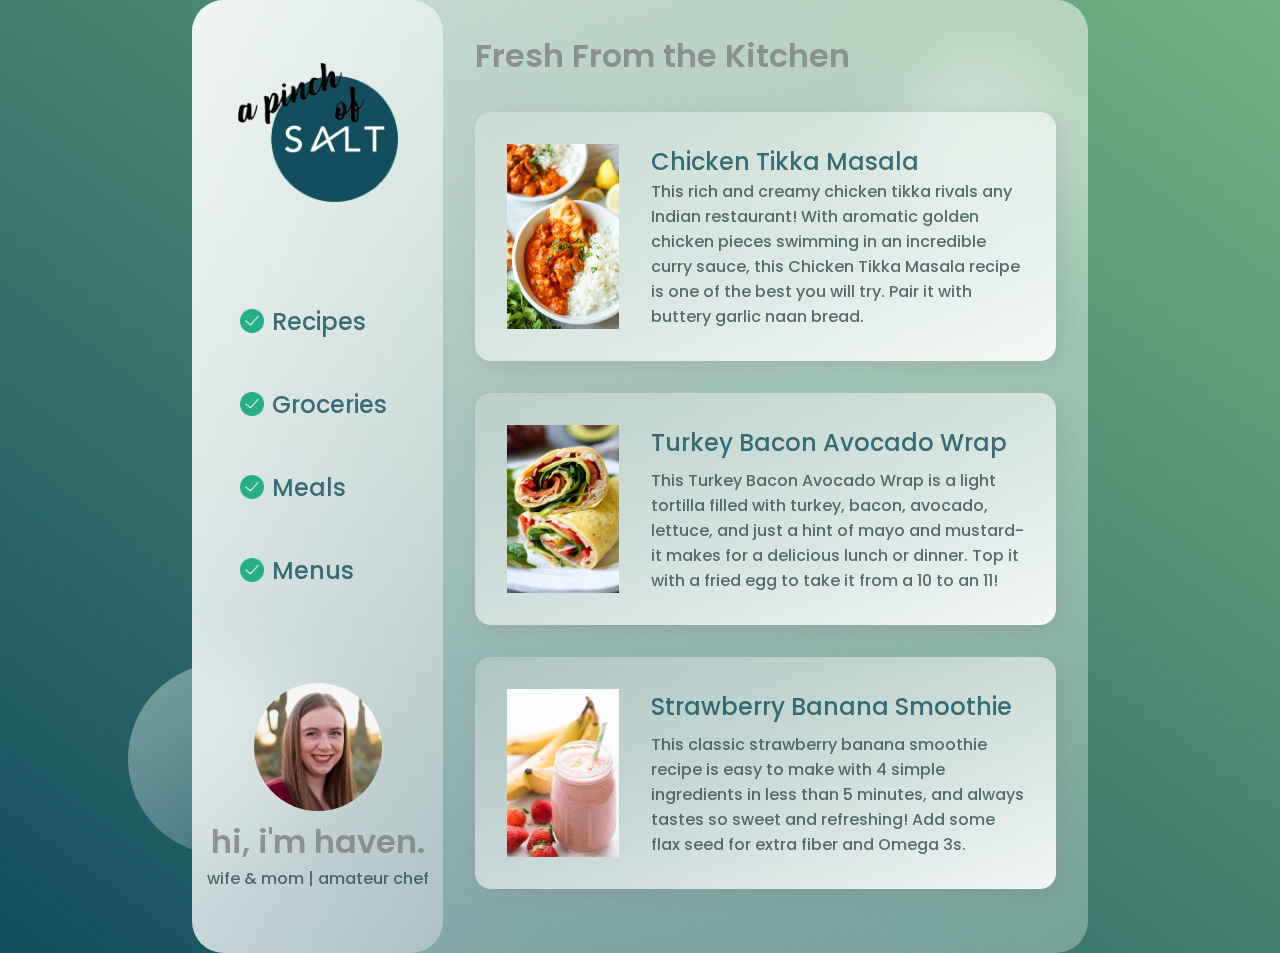
<file: index.html>
<!DOCTYPE html>
<html lang="en">
<head>
    <meta charset="UTF-8">
    <meta name="viewport" content="width=device-width, initial-scale=1.0">
    <title>A Pinch of Salt</title>
    <link rel="shortcut icon" type="image/jpg" href="./images/icons/059-success.png"/>
    <link rel="stylesheet" href="./style.css" />
    <link rel="preconnect" href="https://fonts.gstatic.com">
    <link href="https://fonts.googleapis.com/css2?family=Poppins:wght@400;500;700&display=swap" rel="stylesheet">
</head>
<body>
    <main>
        <section class="glass">
            <div class="dashboard">
                <div>
                    <a href="./index.html"><img class="logo" src="./images/logo.png" alt="Logo"></a>
                </div>
                <div class="links">
                    <div class="link">
                        <img class="icon" src="./images/icons/059-success.png" alt="Checkmark">
                        <h2><a href="./recipes.html">Recipes</a></h2>
                    </div>
                    <div class="link">
                        <img class="icon" src="./images/icons/059-success.png" alt="Checkmark">
                        <h2><a href="./groceries.html">Groceries</a></h2>
                    </div>
                    <div class="link">
                        <img class="icon" src="./images/icons/059-success.png" alt="Checkmark">
                        <h2><a href="./meals.html">Meals</a></h2>
                    </div>
                    <div class="link">
                        <img class="icon" src="./images/icons/059-success.png" alt="Checkmark">
                        <h2><a href="./menus.html">Menus</a></h2>
                    </div>
                </div>
                <div class="user">
                    <img class="profile" src="./images/profile.jpg" alt="Woman smiling">
                    <h3>hi, i'm haven.</h3>
                    <p>wife & mom | amateur chef</p>
                </div>
            </div>
            <div class="mainpage">
                <div class="heading">
                    <h1>Fresh From the Kitchen</h1>
                </div>
                <div class="cards">
                    <div class="card">
                        <img src="./images/food/tikkamasala.jpg" alt="Tikka Masala">
                        <div class="card-info">
                            <h2><a href="./Recipes/tikka.html">Chicken Tikka Masala</a></h2>
                            <p>This rich and creamy chicken tikka rivals any Indian restaurant!
                                With aromatic golden chicken pieces swimming in an incredible curry sauce, 
                                this Chicken Tikka Masala recipe is one of the best you will try. Pair it 
                                with buttery garlic naan bread.</p>
                        </div>
                    </div>
                    <div class="card">
                        <img src="./images/food/turkeybaconwrap.jpg" alt="Turkey Bacon Avocado Wrap">
                        <div class="card-info">
                            <h2><a href="./Recipes/turkey.html">Turkey Bacon Avocado Wrap</a></h2>
                            <p>This Turkey Bacon Avocado Wrap is a light tortilla filled with turkey, bacon, 
                                avocado, lettuce, and just a hint of mayo and mustard-it makes for a delicious
                                 lunch or dinner. Top it with a fried egg to take it from a 10 to an 11!</p>
                        </div>
                    </div>
                    <div class="card">
                        <img src="./images/food/smoothie.jpg" alt="Strawberry Banana Smoothie">
                        <div class="card-info">
                            <h2><a href="./Recipes/smoothie.html">Strawberry Banana Smoothie</a></h2>
                            <p>This classic strawberry banana smoothie recipe is easy to make with 4 simple 
                                ingredients in less than 5 minutes, and always tastes so sweet and refreshing!
                                Add some flax seed for extra fiber and Omega 3s.</p>
                        </div>
                    </div>
                </div>
            </div>
        </section>
        <div class="circle1"></div>
        <div class="circle2"></div>
    </main>
</body>
</html>
</file>
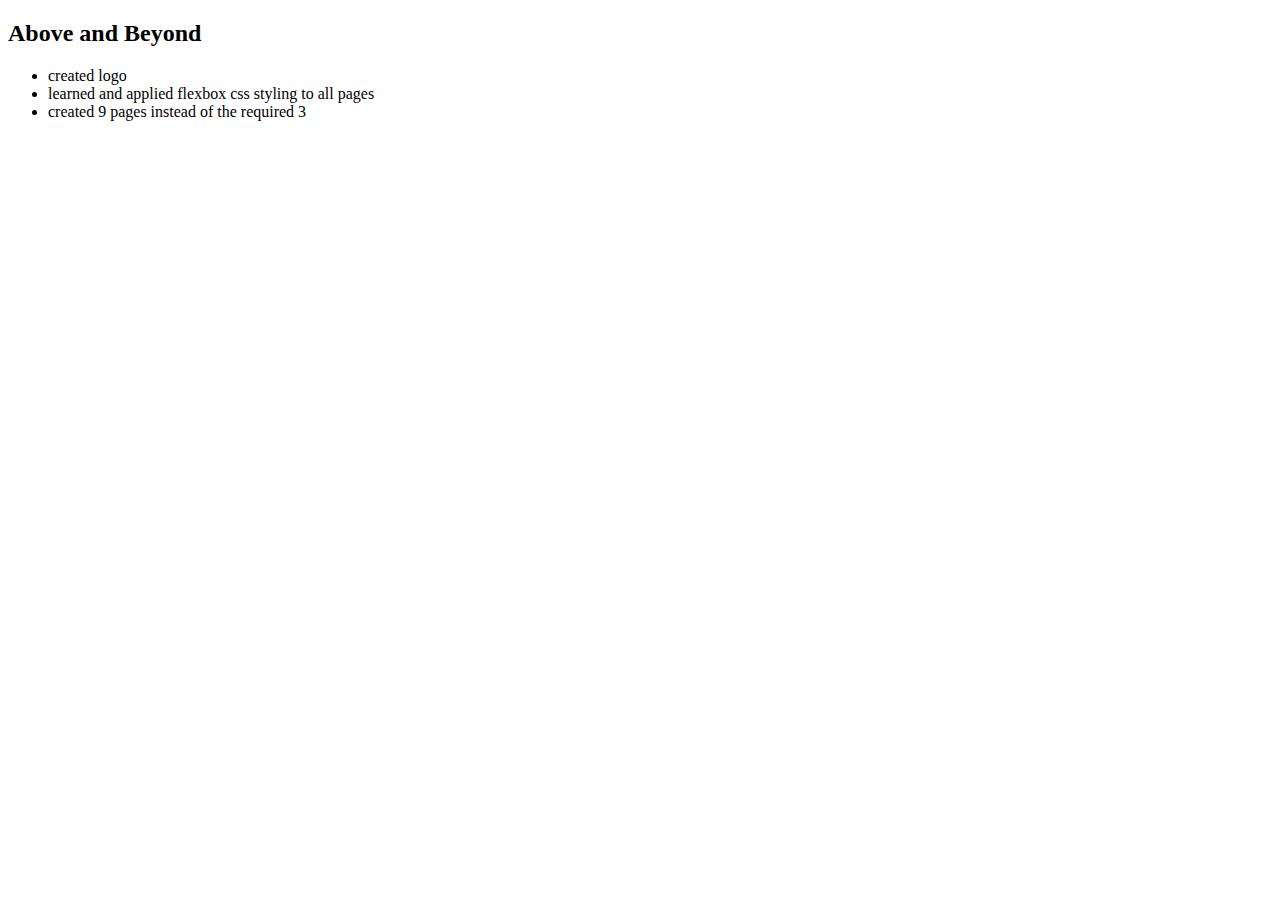
<file: extra.html>
<!DOCTYPE html>
<html lang="en">
<head>
    <meta charset="UTF-8">
    <meta name="viewport" content="width=device-width, initial-scale=1.0">
    <title>Extra</title>
</head>
<body>
    <h2>Above and Beyond</h2>
    <ul>
        <li>created logo</li>
        <li>learned and applied flexbox css styling to all pages</li>
        <li>created 9 pages instead of the required 3</li>
    </ul>
</body>
</html>
</file>
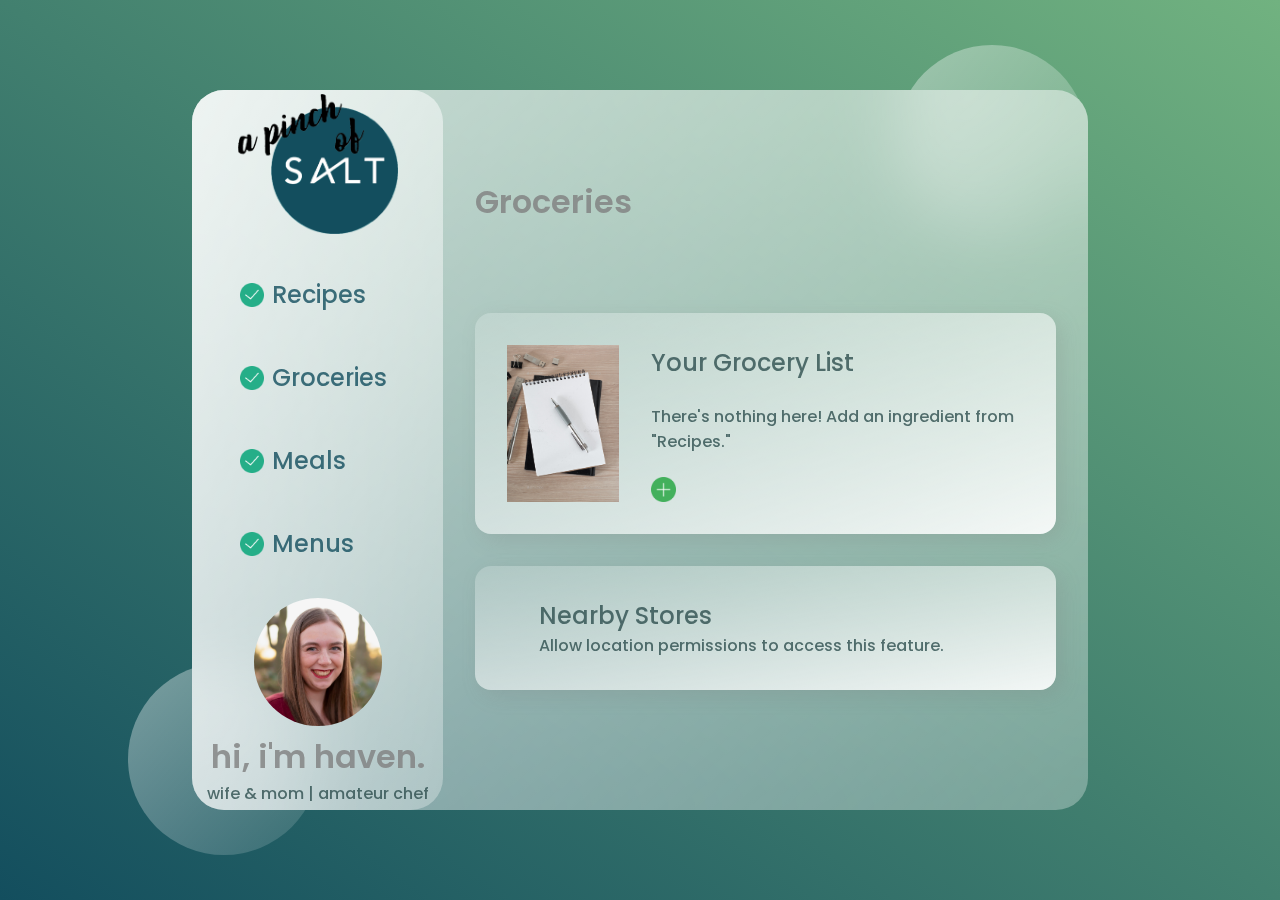
<file: groceries.html>
<!DOCTYPE html>
<html lang="en">
<head>
    <meta charset="UTF-8">
    <meta name="viewport" content="width=device-width, initial-scale=1.0">
    <title>A Pinch of Salt</title>
    <link rel="shortcut icon" type="image/jpg" href="./images/icons/059-success.png"/>
    <link rel="stylesheet" href="../style.css" />
    <link rel="preconnect" href="https://fonts.gstatic.com">
    <link href="https://fonts.googleapis.com/css2?family=Poppins:wght@400;500;700&display=swap" rel="stylesheet">
</head>
<body>
    <main>
        <section class="glass">
            <div class="dashboard">
                <div>
                    <a href="../index.html"><img class="logo" src="../images/logo.png" alt="Logo"></a>
                </div>
                <div class="links">
                    <div class="link">
                        <img class="icon" src="../images/icons/059-success.png" alt="Checkmark">
                        <h2><a href="./recipes.html">Recipes</a></h2>
                    </div>
                    <div class="link">
                        <img class="icon" src="../images/icons/059-success.png" alt="Checkmark">
                        <h2><a href="./groceries.html">Groceries</a></h2>
                    </div>
                    <div class="link">
                        <img class="icon" src="../images/icons/059-success.png" alt="Checkmark">
                        <h2><a href="./meals.html">Meals</a></h2>
                    </div>
                    <div class="link">
                        <img class="icon" src="../images/icons/059-success.png" alt="Checkmark">
                        <h2><a href="./menus.html">Menus</a></h2>
                    </div>
                </div>
                <div class="user">
                    <img class="profile" src="../images/profile.jpg" alt="Woman smiling">
                    <h3>hi, i'm haven.</h3>
                    <p>wife & mom | amateur chef</p>
                </div>
            </div>
            <div class="mainpage">
                <div class="heading">
                    <h1>Groceries</h1>
                </div>
                <div class="cards">
                    <div class="card">
                        <img src="../images/notepad.jpg" alt="Turkey Bacon Avocado Wrap">
                        <div class="card-info">
                            <h2>Your Grocery List</h2>
                            <p>There's nothing here! Add an ingredient from "Recipes."</p>
                            <img class="add" src="../images/icons/056-plus.png" alt="Checkmark">
                        </div>
                    </div>
                    <div class="card">
                        <div class="card-info">
                            <h2>Nearby Stores</h2>
                            <p>Allow location permissions to access this feature.</p>
                        </div>
                    </div>
                </div>
            </div>
        </section>
        <div class="circle1"></div>
        <div class="circle2"></div>
    </main>
</body>
</html>
</file>
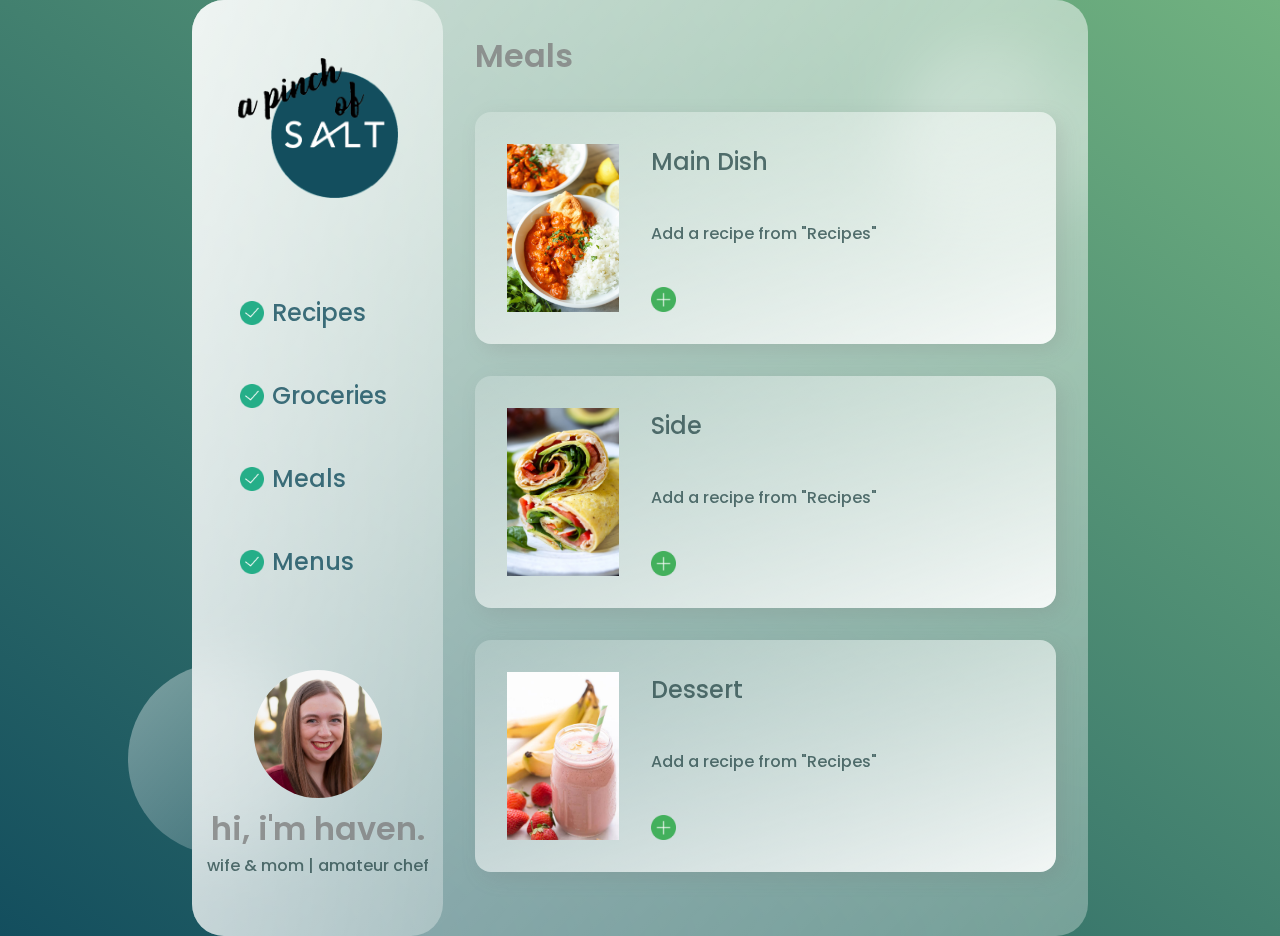
<file: meals.html>
<!DOCTYPE html>
<html lang="en">
<head>
    <meta charset="UTF-8">
    <meta name="viewport" content="width=device-width, initial-scale=1.0">
    <title>A Pinch of Salt</title>
    <link rel="shortcut icon" type="image/jpg" href="./images/icons/059-success.png"/>
    <link rel="stylesheet" href="../style.css" />
    <link rel="preconnect" href="https://fonts.gstatic.com">
    <link href="https://fonts.googleapis.com/css2?family=Poppins:wght@400;500;700&display=swap" rel="stylesheet">
</head>
<body>
    <main>
        <section class="glass">
            <div class="dashboard">
                <div>
                    <a href="../index.html"><img class="logo" src="../images/logo.png" alt="Logo"></a>
                </div>
                <div class="links">
                    <div class="link">
                        <img class="icon" src="../images/icons/059-success.png" alt="Checkmark">
                        <h2><a href="./recipes.html">Recipes</a></h2>
                    </div>
                    <div class="link">
                        <img class="icon" src="../images/icons/059-success.png" alt="Checkmark">
                        <h2><a href="./groceries.html">Groceries</a></h2>
                    </div>
                    <div class="link">
                        <img class="icon" src="../images/icons/059-success.png" alt="Checkmark">
                        <h2><a href="./meals.html">Meals</a></h2>
                    </div>
                    <div class="link">
                        <img class="icon" src="../images/icons/059-success.png" alt="Checkmark">
                        <h2><a href="./menus.html">Menus</a></h2>
                    </div>
                </div>
                <div class="user">
                    <img class="profile" src="../images/profile.jpg" alt="Woman smiling">
                    <h3>hi, i'm haven.</h3>
                    <p>wife & mom | amateur chef</p>
                </div>
            </div>
            <div class="mainpage">
                <div class="heading">
                    <h1>Meals</h1>
                </div>
                <div class="cards">
                    <div class="card">
                        <img src="../images/food/tikkamasala.jpg" alt="Tikka Masala">
                        <div class="card-info">
                            <h2>Main Dish</h2>
                            <p>Add a recipe from "Recipes"</p>
                            <img class="add" src="../images/icons/056-plus.png" alt="Checkmark">
                        </div>
                    </div>
                    <div class="card">
                        <img src="../images/food/turkeybaconwrap.jpg" alt="Turkey Bacon Avocado Wrap">
                        <div class="card-info">
                            <h2>Side</h2>
                            <p>Add a recipe from "Recipes"</p>
                            <img class="add" src="../images/icons/056-plus.png" alt="Checkmark">
                        </div>
                    </div>
                    <div class="card">
                        <img src="../images/food/smoothie.jpg" alt="Strawberry Banana Smoothie">
                        <div class="card-info">
                            <h2>Dessert</h2>
                            <p>Add a recipe from "Recipes"</p>
                            <img class="add" src="../images/icons/056-plus.png" alt="Checkmark">
                        </div>
                    </div>
                </div>
            </div>
        </section>
        <div class="circle1"></div>
        <div class="circle2"></div>
    </main>
</body>
</html>
</file>
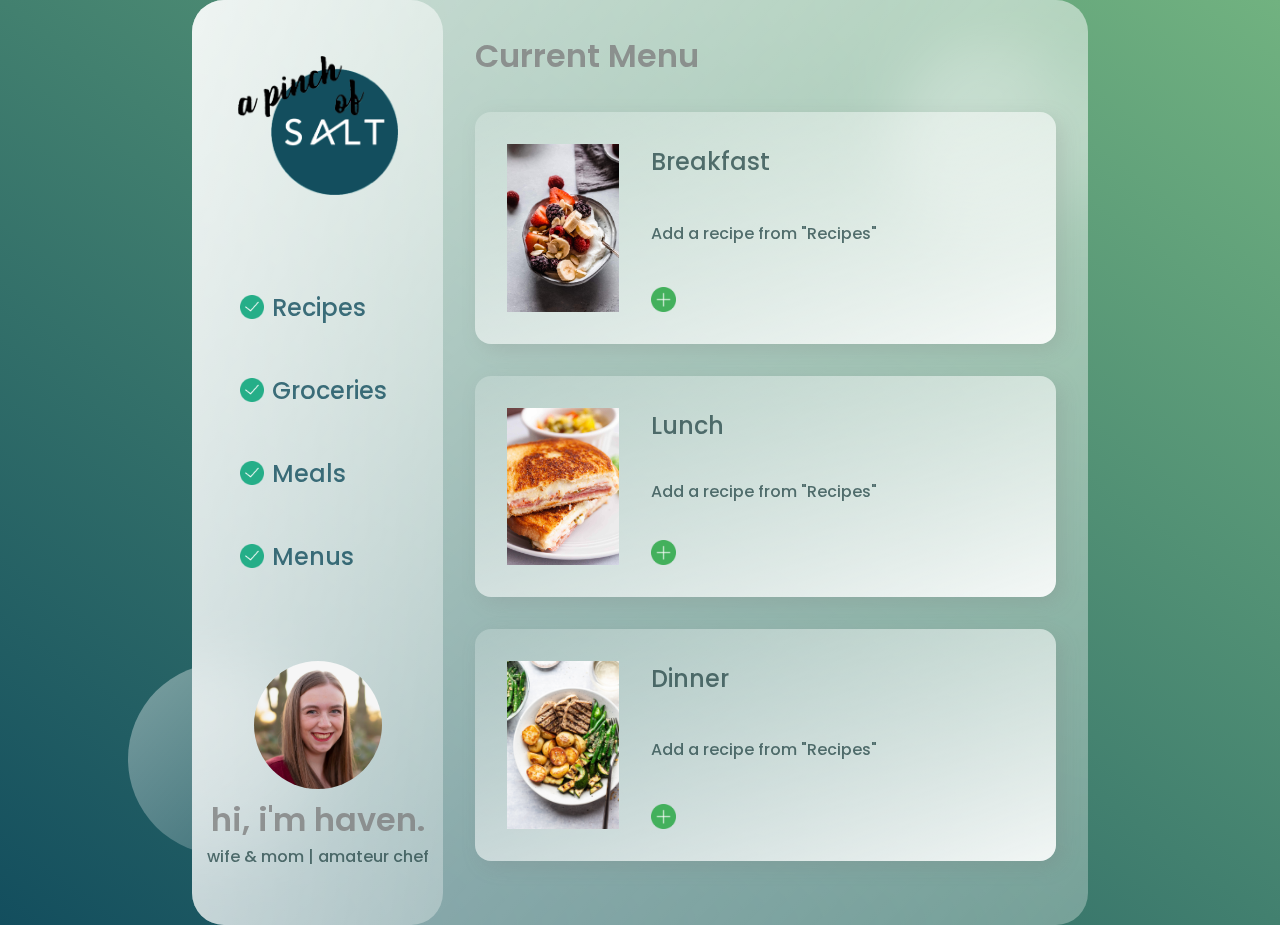
<file: menus.html>
<!DOCTYPE html>
<html lang="en">
<head>
    <meta charset="UTF-8">
    <meta name="viewport" content="width=device-width, initial-scale=1.0">
    <title>A Pinch of Salt</title>
    <link rel="shortcut icon" type="image/jpg" href="./images/icons/059-success.png"/>
    <link rel="stylesheet" href="../style.css" />
    <link rel="preconnect" href="https://fonts.gstatic.com">
    <link href="https://fonts.googleapis.com/css2?family=Poppins:wght@400;500;700&display=swap" rel="stylesheet">
</head>
<body>
    <main>
        <section class="glass">
            <div class="dashboard">
                <div>
                    <a href="../index.html"><img class="logo" src="../images/logo.png" alt="Logo"></a>
                </div>
                <div class="links">
                    <div class="link">
                        <img class="icon" src="../images/icons/059-success.png" alt="Checkmark">
                        <h2><a href="./recipes.html">Recipes</a></h2>
                    </div>
                    <div class="link">
                        <img class="icon" src="../images/icons/059-success.png" alt="Checkmark">
                        <h2><a href="./groceries.html">Groceries</a></h2>
                    </div>
                    <div class="link">
                        <img class="icon" src="../images/icons/059-success.png" alt="Checkmark">
                        <h2><a href="./meals.html">Meals</a></h2>
                    </div>
                    <div class="link">
                        <img class="icon" src="../images/icons/059-success.png" alt="Checkmark">
                        <h2><a href="./menus.html">Menus</a></h2>
                    </div>
                </div>
                <div class="user">
                    <img class="profile" src="../images/profile.jpg" alt="Woman smiling">
                    <h3>hi, i'm haven.</h3>
                    <p>wife & mom | amateur chef</p>
                </div>
            </div>
            <div class="mainpage">
                <div class="heading">
                    <h1>Current Menu</h1>
                </div>
                <div class="cards">
                    <div class="card">
                        <img src="../images/food/yogurt.png" alt="Breakfast">
                        <div class="card-info">
                            <h2>Breakfast</h2>
                            <p>Add a recipe from "Recipes"</p>
                            <img class="add" src="../images/icons/056-plus.png" alt="Checkmark">
                        </div>
                    </div>
                    <div class="card">
                        <img src="../images/food/sandwich.jpg" alt="Lunch">
                        <div class="card-info">
                            <h2>Lunch</h2>
                            <p>Add a recipe from "Recipes"</p>
                            <img class="add" src="../images/icons/056-plus.png" alt="Checkmark">
                        </div>
                    </div>
                    <div class="card">
                        <img src="../images/food/potatoes.jpg" alt="Dinner">
                        <div class="card-info">
                            <h2>Dinner</h2>
                            <p>Add a recipe from "Recipes"</p>
                            <img class="add" src="../images/icons/056-plus.png" alt="Checkmark">
                        </div>
                    </div>
                </div>
            </div>
        </section>
        <div class="circle1"></div>
        <div class="circle2"></div>
    </main>
</body>
</html>
</file>
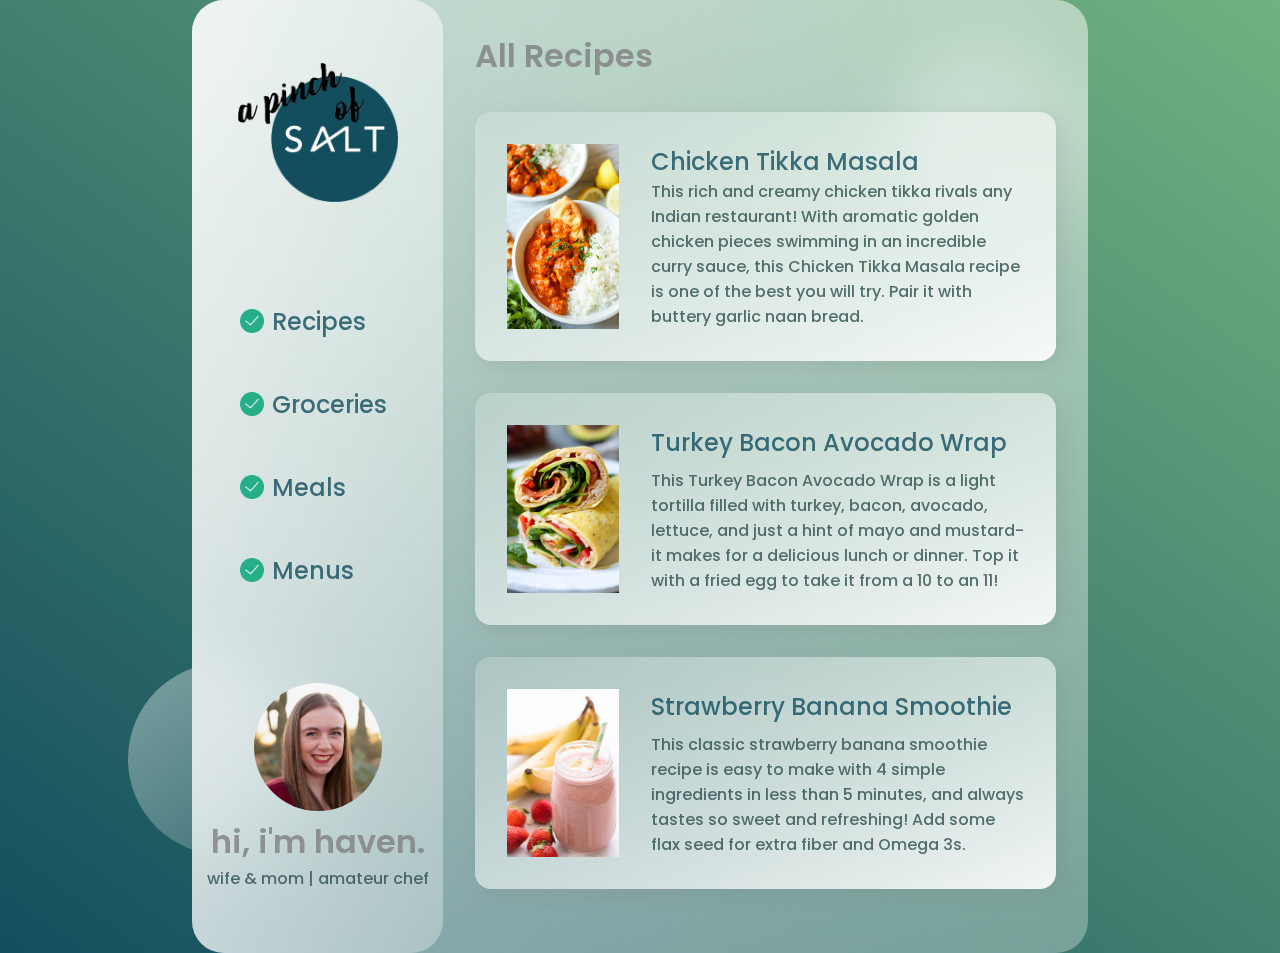
<file: recipes.html>
<!DOCTYPE html>
<html lang="en">
<head>
    <meta charset="UTF-8">
    <meta name="viewport" content="width=device-width, initial-scale=1.0">
    <title>A Pinch of Salt</title>
    <link rel="shortcut icon" type="image/jpg" href="./images/icons/059-success.png"/>
    <link rel="stylesheet" href="../style.css" />
    <link rel="preconnect" href="https://fonts.gstatic.com">
    <link href="https://fonts.googleapis.com/css2?family=Poppins:wght@400;500;700&display=swap" rel="stylesheet">
</head>
<body>
    <main>
        <section class="glass">
            <div class="dashboard">
                <div>
                    <a href="../index.html"><img class="logo" src="../images/logo.png" alt="Logo"></a>
                </div>
                <div class="links">
                    <div class="link">
                        <img class="icon" src="../images/icons/059-success.png" alt="Checkmark">
                        <h2><a href="./recipes.html">Recipes</a></h2>
                    </div>
                    <div class="link">
                        <img class="icon" src="../images/icons/059-success.png" alt="Checkmark">
                        <h2><a href="./groceries.html">Groceries</a></h2>
                    </div>
                    <div class="link">
                        <img class="icon" src="../images/icons/059-success.png" alt="Checkmark">
                        <h2><a href="./meals.html">Meals</a></h2>
                    </div>
                    <div class="link">
                        <img class="icon" src="../images/icons/059-success.png" alt="Checkmark">
                        <h2><a href="./menus.html">Menus</a></h2>
                    </div>
                </div>
                <div class="user">
                    <img class="profile" src="../images/profile.jpg" alt="Profile picture">
                    <h3>hi, i'm haven.</h3>
                    <p>wife & mom | amateur chef</p>
                </div>
            </div>
            <div class="mainpage">
                <div class="heading">
                    <h1>All Recipes</h1>
                </div>
                <div class="cards">
                    <div class="card">
                        <img src="../images/food/tikkamasala.jpg" alt="Tikka Masala">
                        <div class="card-info">
                            <h2><a href="./Recipes/tikka.html">Chicken Tikka Masala</a></h2>
                            <p>This rich and creamy chicken tikka rivals any Indian restaurant!
                                With aromatic golden chicken pieces swimming in an incredible curry sauce, 
                                this Chicken Tikka Masala recipe is one of the best you will try. Pair it 
                                with buttery garlic naan bread.</p>
                        </div>
                    </div>
                    <div class="card">
                        <img src="../images/food/turkeybaconwrap.jpg" alt="Turkey Bacon Avocado Wrap">
                        <div class="card-info">
                            <h2><a href="./Recipes/turkey.html">Turkey Bacon Avocado Wrap</a></h2>
                            <p>This Turkey Bacon Avocado Wrap is a light tortilla filled with turkey, bacon, 
                                avocado, lettuce, and just a hint of mayo and mustard-it makes for a delicious
                                 lunch or dinner. Top it with a fried egg to take it from a 10 to an 11!</p>
                        </div>
                    </div>
                    <div class="card">
                        <img src="../images/food/smoothie.jpg" alt="Strawberry Banana Smoothie">
                        <div class="card-info">
                            <h2><a href="./Recipes/smoothie.html">Strawberry Banana Smoothie</a></h2>
                            <p>This classic strawberry banana smoothie recipe is easy to make with 4 simple 
                                ingredients in less than 5 minutes, and always tastes so sweet and refreshing!
                                Add some flax seed for extra fiber and Omega 3s.</p>
                        </div>
                    </div>
                </div>
            </div>
        </section>
        <div class="circle1"></div>
        <div class="circle2"></div>
    </main>
</body>
</html>
</file>
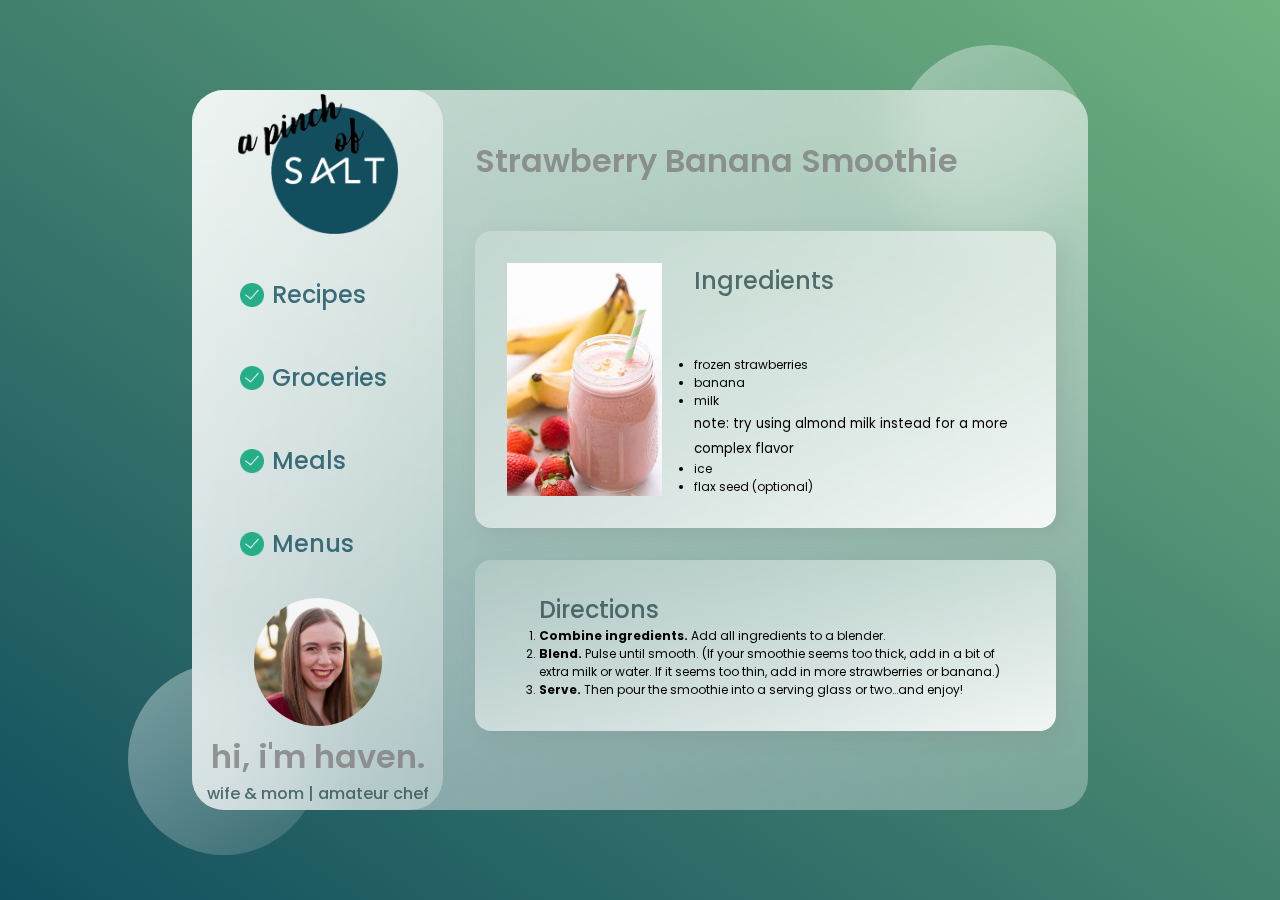
<file: Recipes/smoothie.html>
<!DOCTYPE html>
<html lang="en">
<head>
    <meta charset="UTF-8">
    <meta name="viewport" content="width=device-width, initial-scale=1.0">
    <title>A Pinch of Salt</title>
    <link rel="shortcut icon" type="image/jpg" href="../images/icons/059-success.png"/>
    <link rel="stylesheet" href="../../style.css" />
    <link rel="preconnect" href="https://fonts.gstatic.com">
    <link href="https://fonts.googleapis.com/css2?family=Poppins:wght@400;500;700&display=swap" rel="stylesheet">
</head>
<body>
    <main>
        <section class="glass">
            <div class="dashboard">
                <div>
                    <a href="../../index.html"><img class="logo" src="../../images/logo.png" alt="Logo"></a>
                </div>
                <div class="links">
                    <div class="link">
                        <img class="icon" src="../../images/icons/059-success.png" alt="Checkmark">
                        <h2><a href="../recipes.html">Recipes</a></h2>
                    </div>
                    <div class="link">
                        <img class="icon" src="../../images/icons/059-success.png" alt="Checkmark">
                        <h2><a href="../groceries.html">Groceries</a></h2>
                    </div>
                    <div class="link">
                        <img class="icon" src="../../images/icons/059-success.png" alt="Checkmark">
                        <h2><a href="../meals.html">Meals</a></h2>
                    </div>
                    <div class="link">
                        <img class="icon" src="../../images/icons/059-success.png" alt="Checkmark">
                        <h2><a href="../menus.html">Menus</a></h2>
                    </div>
                </div>
                <div class="user">
                    <img class="profile" src="../../images/profile.jpg" alt="Woman smiling">
                    <h3>hi, i'm haven.</h3>
                    <p>wife & mom | amateur chef</p>
                </div>
            </div>
            <div class="mainpage">
                <div class="heading">
                    <h1>Strawberry Banana Smoothie</h1>
                </div>
                <div class="cards">
                    <div class="card">
                        <img class="recimg" src="../../images/food/smoothie.jpg" alt="Strawberry Banana Smoothie">
                        <div class="card-info">
                            <h2>Ingredients</h2>
                            <ul>
                                <li>frozen strawberries</li>
                                <li>banana</li>
                                <li>milk</li>
                                <small>note: try using almond milk instead for a more complex flavor</small>
                                <li>ice</li>
                                <li>flax seed (optional)</li>
                            </ul>
                        </div>
                    </div>
                    <div class="card">
                        <div class="card-info">
                            <h2>Directions</h2>
                            <ol>
                                <li><b>Combine ingredients.</b>  Add all ingredients to a blender.</li>
                                <li><b>Blend.</b>  Pulse until smooth.  (If your smoothie seems too thick, 
                                    add in a bit of extra milk or water.  If it seems too thin, add in 
                                    more strawberries or banana.)</li>
                                <li><b>Serve.</b>  Then pour the smoothie into a serving glass or two…and enjoy!</li>
                            </ol>
                        </div>
                    </div>
                </div>
            </div>
        </section>
        <div class="circle1"></div>
        <div class="circle2"></div>
    </main>
</body>
</html>
</file>
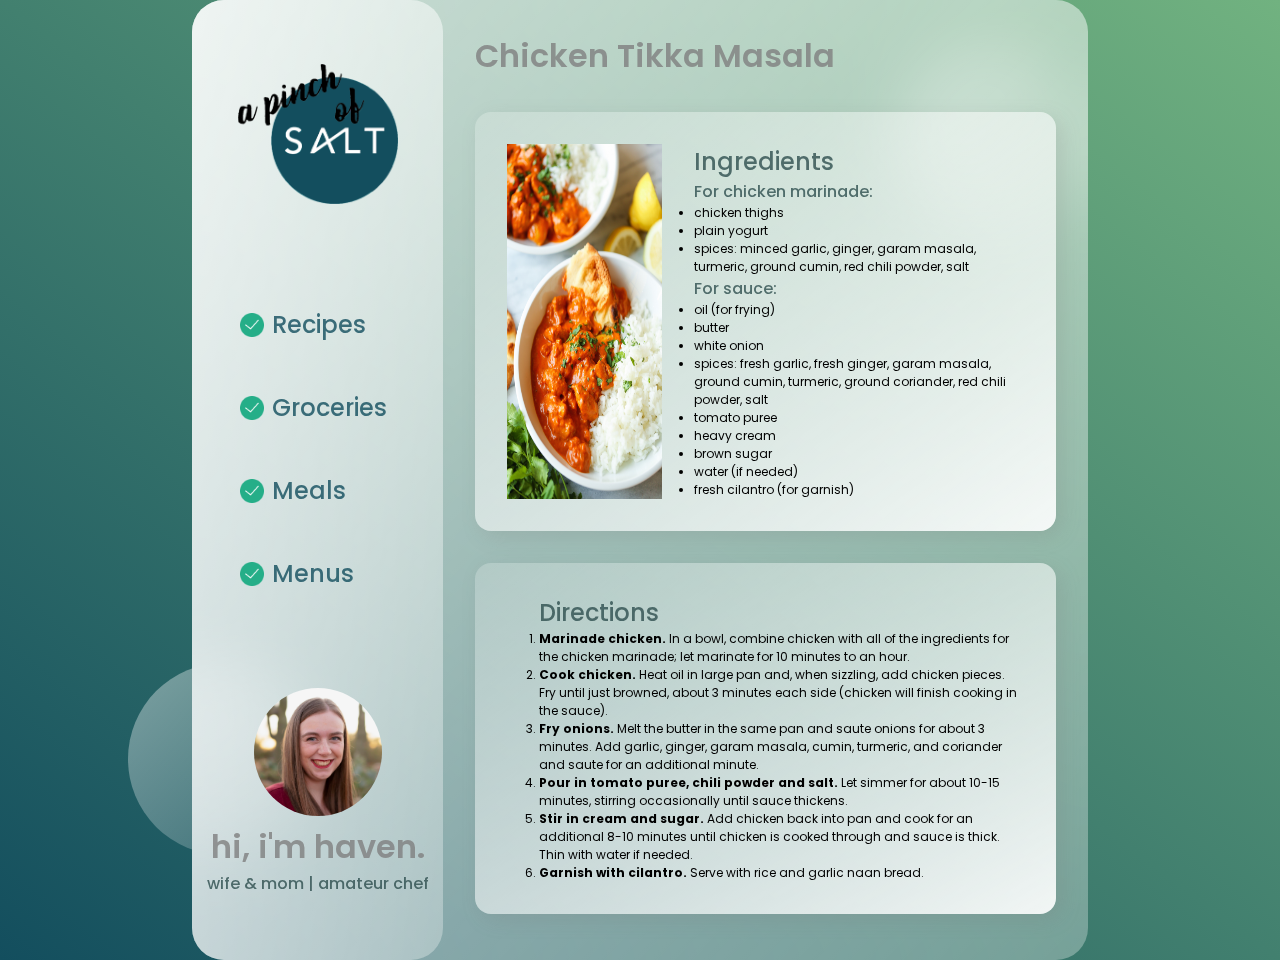
<file: Recipes/tikka.html>
<!DOCTYPE html>
<html lang="en">
<head>
    <meta charset="UTF-8">
    <meta name="viewport" content="width=device-width, initial-scale=1.0">
    <title>A Pinch of Salt</title>
    <link rel="shortcut icon" type="image/jpg" href="../images/icons/059-success.png"/>
    <link rel="stylesheet" href="../../style.css" />
    <link rel="preconnect" href="https://fonts.gstatic.com">
    <link href="https://fonts.googleapis.com/css2?family=Poppins:wght@400;500;700&display=swap" rel="stylesheet">
</head>
<body>
    <main>
        <section class="glass">
            <div class="dashboard">
                <div>
                    <a href="../../index.html"><img class="logo" src="../../images/logo.png" alt="Logo"></a>
                </div>
                <div class="links">
                    <div class="link">
                        <img class="icon" src="../../images/icons/059-success.png" alt="Checkmark">
                        <h2><a href="../recipes.html">Recipes</a></h2>
                    </div>
                    <div class="link">
                        <img class="icon" src="../../images/icons/059-success.png" alt="Checkmark">
                        <h2><a href="../groceries.html">Groceries</a></h2>
                    </div>
                    <div class="link">
                        <img class="icon" src="../../images/icons/059-success.png" alt="Checkmark">
                        <h2><a href="../meals.html">Meals</a></h2>
                    </div>
                    <div class="link">
                        <img class="icon" src="../../images/icons/059-success.png" alt="Checkmark">
                        <h2><a href="../menus.html">Menus</a></h2>
                    </div>
                </div>
                <div class="user">
                    <img class="profile" src="../../images/profile.jpg" alt="Woman smiling">
                    <h3>hi, i'm haven.</h3>
                    <p>wife & mom | amateur chef</p>
                </div>
            </div>
            <div class="mainpage">
                <div class="heading">
                    <h1>Chicken Tikka Masala</h1>
                </div>
                <div class="cards">
                    <div class="card">
                        <img class="recimg" src="../../images/food/tikkamasala.jpg" alt="Tikka Masala">
                        <div class="card-info">
                            <h2>Ingredients</h2>
                            <div>
                                <p>For chicken marinade:</p>
                                <ul>
                                    <li>chicken thighs</li>
                                    <li>plain yogurt</li>
                                    <li>spices: minced garlic, ginger, garam masala, turmeric, ground cumin, red chili powder, salt</li>
                                </ul>
                            </div>
                            <div>
                                <p>For sauce:</p>
                                <ul>
                                    <li>oil (for frying)</li>
                                    <li>butter</li>
                                    <li>white onion</li>
                                    <li>spices: fresh garlic, fresh ginger, garam masala, ground cumin, turmeric, ground coriander, red chili powder, salt</li>
                                    <li>tomato puree</li>
                                    <li>heavy cream</li>
                                    <li>brown sugar</li>
                                    <li>water (if needed)</li>
                                    <li>fresh cilantro (for garnish)</li>
                                </ul>
                            </div>
                        </div>
                    </div>
                    <div class="card">
                        <div class="card-info">
                            <h2>Directions</h2>
                            <ol>
                                <li><b>Marinade chicken.</b>  In a bowl, combine chicken with 
                                all of the ingredients for the chicken marinade; let marinate 
                                for 10 minutes to an hour.</li>
                                <li><b>Cook chicken.</b>  Heat oil in large pan and, when sizzling, 
                                add chicken pieces. Fry until just browned, about 3 minutes each side 
                                (chicken will finish cooking in the sauce).</li>
                                 <li><b>Fry onions. </b>  Melt the butter in the same pan and saute onions 
                                for about 3 minutes. Add garlic, ginger, garam masala, cumin, turmeric, and coriander 
                                and saute for an additional minute.</li>
                                 <li><b>Pour in tomato puree, chili powder and salt.</b>  Let simmer for about 10-15 minutes,  
                                stirring occasionally until sauce thickens.</li>
                                <li><b>Stir in cream and sugar.</b>  Add chicken back into pan and cook for an additional 
                                8-10 minutes until chicken is cooked through and sauce is thick. Thin with water if needed.</li>
                                <li><b>Garnish with cilantro.</b>  Serve with rice and garlic naan bread.</li>
                            </ol>
                        </div>
                    </div>
                </div>
            </div>
        </section>
        <div class="circle1"></div>
        <div class="circle2"></div>
    </main>
</body>
</html>
</file>
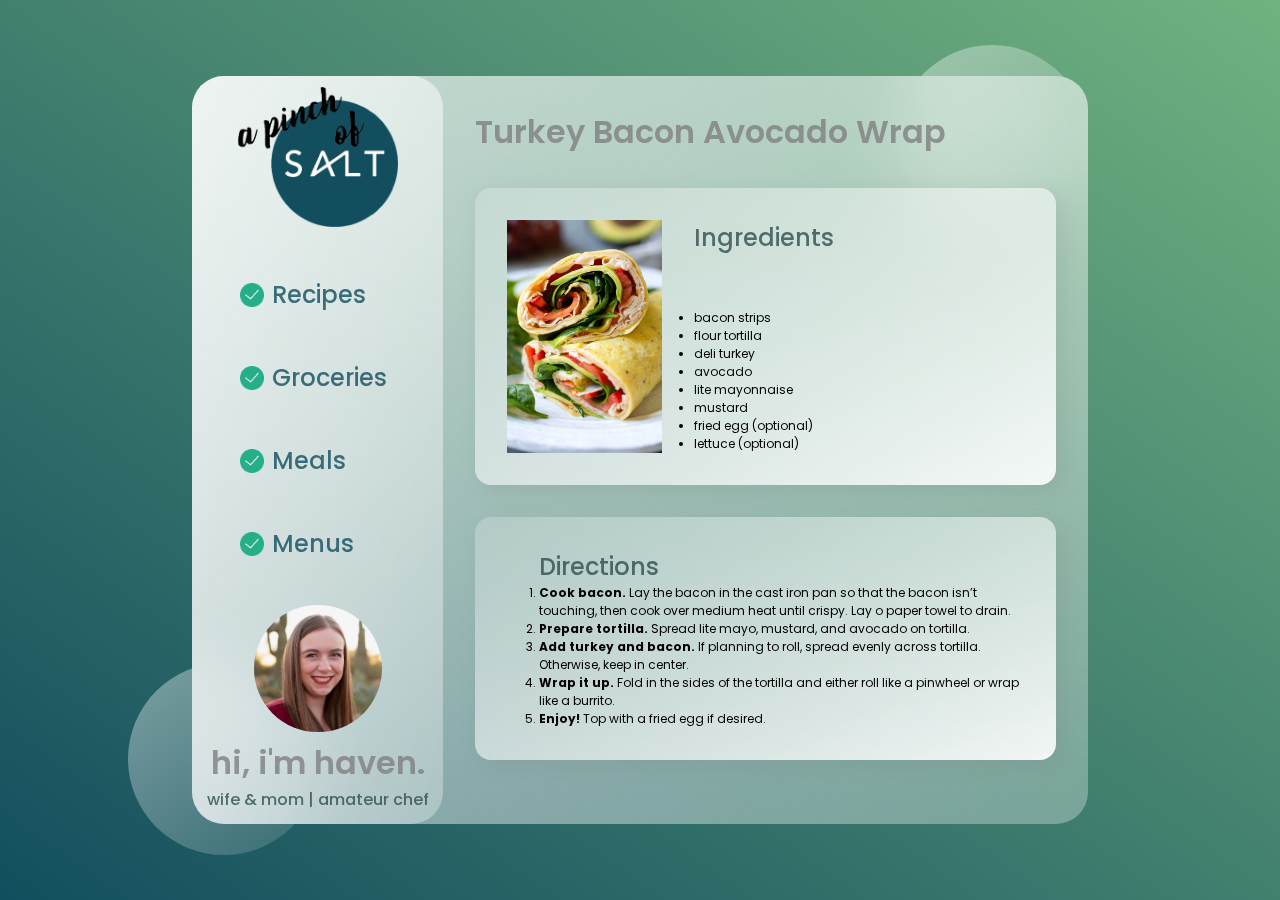
<file: Recipes/turkey.html>
<!DOCTYPE html>
<html lang="en">
<head>
    <meta charset="UTF-8">
    <meta name="viewport" content="width=device-width, initial-scale=1.0">
    <title>A Pinch of Salt</title>
    <link rel="shortcut icon" type="image/jpg" href="../images/icons/059-success.png"/>
    <link rel="stylesheet" href="../../style.css" />
    <link rel="preconnect" href="https://fonts.gstatic.com">
    <link href="https://fonts.googleapis.com/css2?family=Poppins:wght@400;500;700&display=swap" rel="stylesheet">
</head>
<body>
    <main>
        <section class="glass">
            <div class="dashboard">
                <div>
                    <a href="../../index.html"><img class="logo" src="../../images/logo.png" alt="Logo"></a>
                </div>
                <div class="links">
                    <div class="link">
                        <img class="icon" src="../../images/icons/059-success.png" alt="Checkmark">
                        <h2><a href="../recipes.html">Recipes</a></h2>
                    </div>
                    <div class="link">
                        <img class="icon" src="../../images/icons/059-success.png" alt="Checkmark">
                        <h2><a href="../groceries.html">Groceries</a></h2>
                    </div>
                    <div class="link">
                        <img class="icon" src="../../images/icons/059-success.png" alt="Checkmark">
                        <h2><a href="../meals.html">Meals</a></h2>
                    </div>
                    <div class="link">
                        <img class="icon" src="../../images/icons/059-success.png" alt="Checkmark">
                        <h2><a href="../menus.html">Menus</a></h2>
                    </div>
                </div>
                <div class="user">
                    <img class="profile" src="../../images/profile.jpg" alt="Woman smiling">
                    <h3>hi, i'm haven.</h3>
                    <p>wife & mom | amateur chef</p>
                </div>
            </div>
            <div class="mainpage">
                <div class="heading">
                    <h1>Turkey Bacon Avocado Wrap</h1>
                </div>
                <div class="cards">
                    <div class="card">
                        <img class="recimg" src="../../images/food/turkeybaconwrap.jpg" alt="Turkey Bacon Avocado Wrap">
                        <div class="card-info">
                            <h2>Ingredients</h2>
                            <ul>
                                <li>bacon strips</li>
                                <li>flour tortilla</li>
                                <li>deli turkey</li>
                                <li>avocado</li>
                                <li>lite mayonnaise</li>
                                <li>mustard</li>
                                <li>fried egg (optional)</li>
                                <li>lettuce (optional)</li>
                            </ul>
                        </div>
                    </div>
                    <div class="card">
                        <div class="card-info">
                            <h2>Directions</h2>
                            <ol>
                                <li><b>Cook bacon.</b>  Lay the bacon in the cast iron pan so that the bacon isn’t touching, 
                                    then cook over medium heat until crispy. Lay o paper towel to drain.</li>
                                <li><b>Prepare tortilla.</b>  Spread lite mayo, mustard, and avocado on tortilla.</li>
                                <li><b>Add turkey and bacon.</b>  If planning to roll, spread evenly across tortilla. Otherwise, keep in center.</li>
                                <li><b>Wrap it up.</b>  Fold in the sides of the tortilla and either roll like a pinwheel or wrap like a burrito.</li>
                                <li><b>Enjoy!</b>  Top with a fried egg if desired.</li>
                            </ol>
                        </div>
                    </div>
                </div>
            </div>
        </section>
        <div class="circle1"></div>
        <div class="circle2"></div>
    </main>
</body>
</html>
</file>
<file: style.css>
* {
    margin: 0;
    padding: 0;
    box-sizing: border-box;
}

h1 {
    color: gray;
    font-weight: 600;
    font-size: 2rem;
    opacity: 0.8;
}

h2, p {
    color: darkslategray;
    font-weight: 500;
    opacity: 0.8;
}

h3 {
    color: gray;
    font-weight: 600;
    opacity: 0.8;
    font-size: 2rem;
}
main {
    min-height: 100vh;
    background: linear-gradient(to right top, #134E5E ,#71B280);
    display: flex;
    align-items: center;
    justify-content: center;
    font-family: 'Poppins', sans-serif;
}

.glass {
    min-height: 80vh;
    width: 70%;
    background: linear-gradient(to right bottom, rgba(255,255,255,0.7), rgba(255,255,255,0.3));
    border-radius: 2rem;
    z-index: 2;
    backdrop-filter: blur(2rem);
    display: flex;
    max-height: 60rem;
}

.circle1,.circle2 {
    background: linear-gradient(to right bottom, rgba(255,255,255,0.4), rgba(255,255,255,0.1));
    border-radius: 50%;
    height: 12rem;
    width: 12rem;
    position: absolute;
}

.circle1 {
    top:5%;
    right:15%;
}

.circle2 {
    bottom: 5%;
    left: 10%;
}

.profile {
    width: 8rem;
    border-radius: 50%;
}

.logo {
    width: 10rem;
}

.icon {
    width: 1.5rem;
}

.dashboard {
    display: flex;
    flex: 1;
    flex-shrink: 2;
    flex-basis: 80px;
    flex-direction: column;
    align-items: center;
    justify-content: space-evenly;
    text-align:center;
    background: linear-gradient(to right bottom, rgba(255,255,255,0.7), rgba(255,255,255,0.3));
    border-radius: 2rem;
}

.link {
    display: flex;
    margin: 1rem 0rem;
    padding: 1rem 3rem;
    align-items: center;
}

.link h2 {
    padding: 0rem 0.5rem;
}

.mainpage {
    display: flex;
    flex: 3;
    flex-basis: 900px;
    flex-direction: column;
    justify-content: space-evenly;
    margin: 2rem;
}

.card {
    display: flex;
    background: linear-gradient(to right bottom, rgba(255,255,255,0.2), rgba(255,255,255,0.9));
    border-radius: 1rem;
    margin: 2rem 0rem;
    padding: 2rem;
    box-shadow: 6px 6px 20px rgba(122, 122, 122, 0.2);
    justify-content: space-between;
}

.card img {
    max-width: 7rem;
    width: 100%;
    height: auto;
    max-height: auto;
}

.card-info {
    display: flex;
    flex-direction: column;
    justify-content: space-between;
    margin-right: auto;
    padding-left:2rem;
}

.card-info p {
    font-size:1rem;
}

.card-info li {
    font-size: 12px;
}

a:link, a:visited {
    text-decoration: none;
    color: #134e5e;
}

a:hover {
    text-decoration: none;
    color: #299bba;
}

.recimg {
    max-width: 30% !important;
    width: 100%;
    height: auto;
}

.add {
    width: 25px !important;
}
</file>
